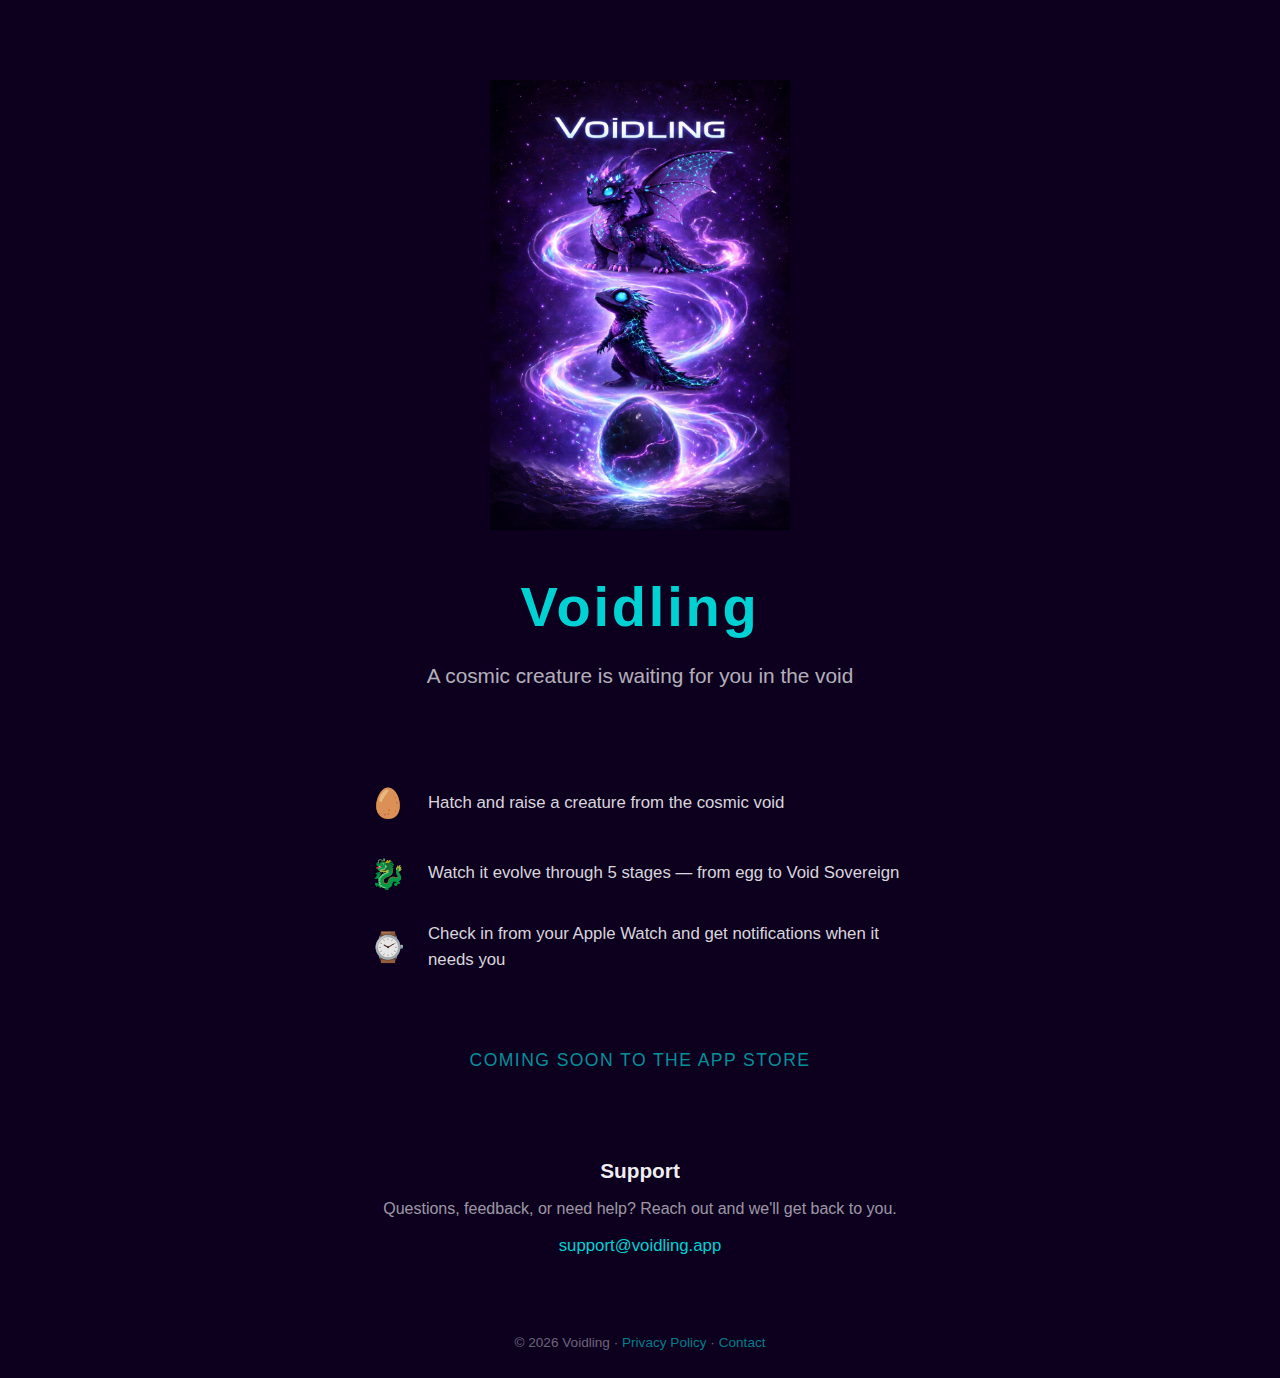
<file: index.html>
<!DOCTYPE html>
<html lang="en">
<head>
    <meta charset="UTF-8">
    <meta name="viewport" content="width=device-width, initial-scale=1.0">
    <title>Voidling — Raise a Cosmic Creature</title>
    <meta name="description" content="Hatch, raise, and evolve a creature from the cosmic void. A real-time pet simulation for iOS and Apple Watch.">

    <!-- Open Graph -->
    <meta property="og:type" content="website">
    <meta property="og:title" content="Voidling — Raise a Cosmic Creature">
    <meta property="og:description" content="Hatch, raise, and evolve a creature from the cosmic void. A real-time pet simulation for iOS and Apple Watch.">
    <meta property="og:image" content="https://voidling.app/images/og-image.jpg">
    <meta property="og:url" content="https://voidling.app">

    <!-- Twitter Card -->
    <meta name="twitter:card" content="summary_large_image">
    <meta name="twitter:title" content="Voidling — Raise a Cosmic Creature">
    <meta name="twitter:description" content="Hatch, raise, and evolve a creature from the cosmic void.">
    <meta name="twitter:image" content="https://voidling.app/images/og-image.jpg">

    <!-- Favicon -->
    <link rel="icon" type="image/png" href="images/favicon.png">
    <link rel="apple-touch-icon" href="images/favicon.png">

    <!-- Styles -->
    <link rel="stylesheet" href="style.css">
</head>
<body>
    <main>
        <!-- Hero -->
        <section class="hero">
            <img src="images/hero.jpg" alt="Voidling creatures evolving through cosmic stages" class="hero-image">
            <h1>Voidling</h1>
            <p class="tagline">A cosmic creature is waiting for you in the void</p>
        </section>

        <!-- Features -->
        <section class="features">
            <div class="feature">
                <span class="feature-icon">🥚</span>
                <p>Hatch and raise a creature from the cosmic void</p>
            </div>
            <div class="feature">
                <span class="feature-icon">🐉</span>
                <p>Watch it evolve through 5 stages — from egg to Void Sovereign</p>
            </div>
            <div class="feature">
                <span class="feature-icon">⌚</span>
                <p>Check in from your Apple Watch and get notifications when it needs you</p>
            </div>
        </section>

        <!-- CTA -->
        <section class="cta">
            <p class="coming-soon">Coming Soon to the App Store</p>
            <!-- Uncomment when live:
            <a href="https://apps.apple.com/app/voidling/idXXXXXXXXXX" class="store-link">
                <img src="images/app-store-badge.svg" alt="Download on the App Store" class="store-badge">
            </a>
            -->
        </section>
    </main>

    <!-- Support -->
    <section class="support">
        <h2>Support</h2>
        <p>Questions, feedback, or need help? Reach out and we'll get back to you.</p>
        <a href="mailto:support@voidling.app" class="support-email">support@voidling.app</a>
    </section>

    <!-- Footer -->
    <footer>
        <p>&copy; 2026 Voidling &middot; <a href="privacy.html">Privacy Policy</a> &middot; <a href="mailto:support@voidling.app">Contact</a></p>
    </footer>
</body>
</html>
</file>
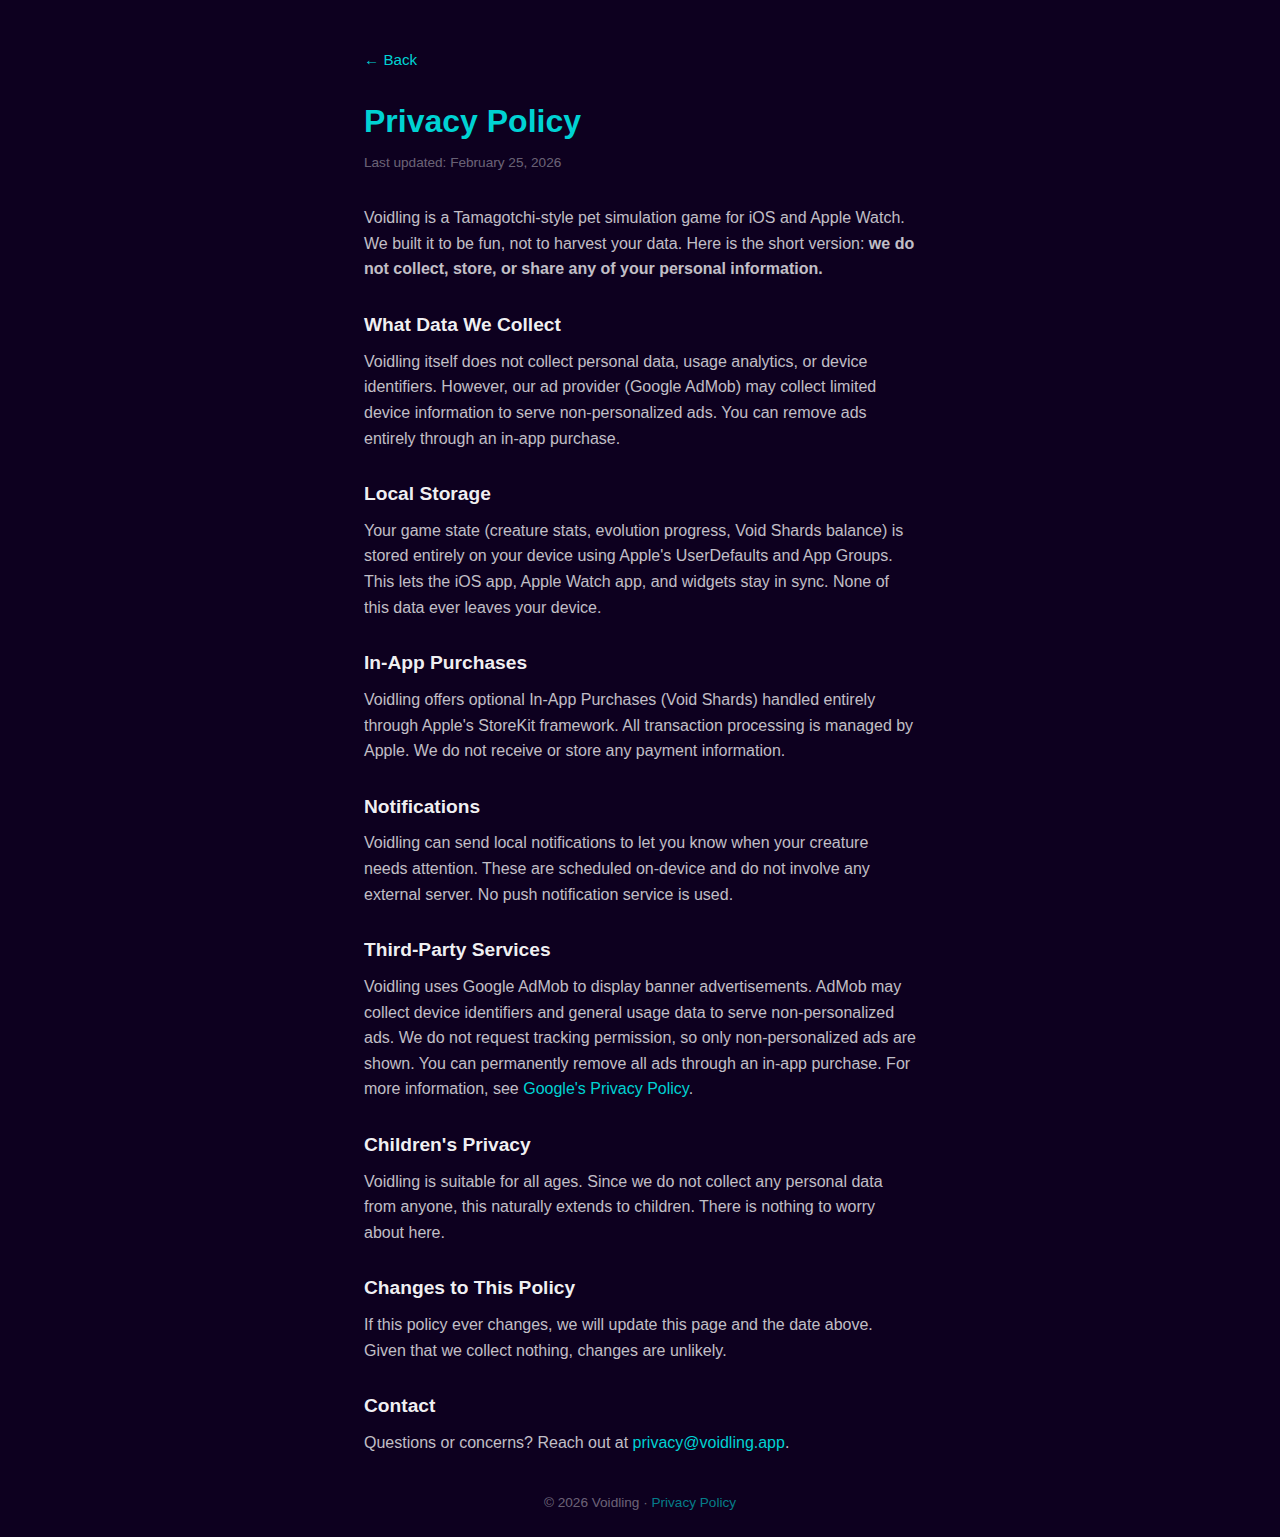
<file: privacy.html>
<!DOCTYPE html>
<html lang="en">
<head>
    <meta charset="UTF-8">
    <meta name="viewport" content="width=device-width, initial-scale=1.0">
    <title>Privacy Policy — Voidling</title>
    <meta name="description" content="Privacy policy for Voidling, a Tamagotchi-style iOS and Apple Watch game.">

    <!-- Open Graph -->
    <meta property="og:type" content="website">
    <meta property="og:title" content="Privacy Policy — Voidling">
    <meta property="og:description" content="Privacy policy for Voidling, a Tamagotchi-style iOS and Apple Watch game.">
    <meta property="og:url" content="https://voidling.app/privacy">

    <!-- Favicon -->
    <link rel="icon" type="image/png" href="images/favicon.png">
    <link rel="apple-touch-icon" href="images/favicon.png">

    <!-- Styles -->
    <link rel="stylesheet" href="style.css">
</head>
<body>
    <main>
        <article class="prose">
            <a href="/" class="back-link">&larr; Back</a>

            <h1>Privacy Policy</h1>
            <p class="last-updated">Last updated: February 25, 2026</p>

            <p>Voidling is a Tamagotchi-style pet simulation game for iOS and Apple Watch. We built it to be fun, not to harvest your data. Here is the short version: <strong>we do not collect, store, or share any of your personal information.</strong></p>

            <h2>What Data We Collect</h2>
            <p>Voidling itself does not collect personal data, usage analytics, or device identifiers. However, our ad provider (Google AdMob) may collect limited device information to serve non-personalized ads. You can remove ads entirely through an in-app purchase.</p>

            <h2>Local Storage</h2>
            <p>Your game state (creature stats, evolution progress, Void Shards balance) is stored entirely on your device using Apple's UserDefaults and App Groups. This lets the iOS app, Apple Watch app, and widgets stay in sync. None of this data ever leaves your device.</p>

            <h2>In-App Purchases</h2>
            <p>Voidling offers optional In-App Purchases (Void Shards) handled entirely through Apple's StoreKit framework. All transaction processing is managed by Apple. We do not receive or store any payment information.</p>

            <h2>Notifications</h2>
            <p>Voidling can send local notifications to let you know when your creature needs attention. These are scheduled on-device and do not involve any external server. No push notification service is used.</p>

            <h2>Third-Party Services</h2>
            <p>Voidling uses Google AdMob to display banner advertisements. AdMob may collect device identifiers and general usage data to serve non-personalized ads. We do not request tracking permission, so only non-personalized ads are shown. You can permanently remove all ads through an in-app purchase. For more information, see <a href="https://policies.google.com/privacy" rel="noopener">Google's Privacy Policy</a>.</p>

            <h2>Children's Privacy</h2>
            <p>Voidling is suitable for all ages. Since we do not collect any personal data from anyone, this naturally extends to children. There is nothing to worry about here.</p>

            <h2>Changes to This Policy</h2>
            <p>If this policy ever changes, we will update this page and the date above. Given that we collect nothing, changes are unlikely.</p>

            <h2>Contact</h2>
            <p>Questions or concerns? Reach out at <a href="mailto:privacy@voidling.app">privacy@voidling.app</a>.</p>
        </article>
    </main>

    <footer>
        <p>&copy; 2026 Voidling &middot; <a href="privacy.html">Privacy Policy</a></p>
    </footer>
</body>
</html>
</file>
<file: style.css>
/* Reset & Base */
*, *::before, *::after {
    margin: 0;
    padding: 0;
    box-sizing: border-box;
}

html {
    font-family: -apple-system, BlinkMacSystemFont, 'Segoe UI', Roboto, Helvetica, Arial, sans-serif;
    background: rgb(13, 0, 31);
    color: rgba(255, 255, 255, 0.9);
    line-height: 1.6;
}

body {
    min-height: 100vh;
    display: flex;
    flex-direction: column;
    align-items: center;
}

main {
    max-width: 600px;
    width: 100%;
    padding: 0 24px;
}

/* Hero */
.hero {
    text-align: center;
    padding: 48px 0 32px;
}

.hero-image {
    max-width: 100%;
    height: auto;
    max-height: 50vh;
    object-fit: contain;
    margin-bottom: 24px;
}

.hero h1 {
    font-size: 2.5rem;
    font-weight: 700;
    letter-spacing: 0.05em;
    color: rgb(0, 210, 211);
    margin-bottom: 8px;
}

.tagline {
    font-size: 1.15rem;
    color: rgba(255, 255, 255, 0.7);
    font-weight: 300;
}

/* Features */
.features {
    padding: 40px 0;
    display: flex;
    flex-direction: column;
    gap: 24px;
}

.feature {
    display: flex;
    align-items: center;
    gap: 16px;
}

.feature-icon {
    font-size: 1.8rem;
    flex-shrink: 0;
    width: 48px;
    text-align: center;
}

.feature p {
    font-size: 1.05rem;
    color: rgba(255, 255, 255, 0.85);
}

/* CTA */
.cta {
    text-align: center;
    padding: 32px 0 48px;
}

.store-link {
    display: inline-block;
    transition: opacity 0.2s ease;
}

.store-link:hover {
    opacity: 0.8;
}

.store-badge {
    height: 54px;
    width: auto;
}

.coming-soon {
    font-size: 1.1rem;
    color: rgba(0, 210, 211, 0.7);
    font-weight: 500;
    letter-spacing: 0.08em;
    text-transform: uppercase;
}

/* Support */
.support {
    text-align: center;
    padding: 32px 0 48px;
}

.support h2 {
    font-size: 1.3rem;
    font-weight: 600;
    color: rgba(255, 255, 255, 0.95);
    margin-bottom: 8px;
}

.support p {
    font-size: 1rem;
    color: rgba(255, 255, 255, 0.6);
    margin-bottom: 12px;
}

.support-email {
    color: rgb(0, 210, 211);
    text-decoration: none;
    font-size: 1.05rem;
    font-weight: 500;
}

.support-email:hover {
    text-decoration: underline;
}

/* Footer */
footer {
    margin-top: auto;
    padding: 24px;
    text-align: center;
    font-size: 0.85rem;
    color: rgba(255, 255, 255, 0.4);
    width: 100%;
}

footer a {
    color: rgba(0, 210, 211, 0.6);
    text-decoration: none;
}

footer a:hover {
    color: rgb(0, 210, 211);
}

/* Privacy / Prose */
.back-link {
    display: inline-block;
    color: rgba(0, 210, 211, 0.7);
    text-decoration: none;
    font-size: 0.95rem;
    margin-bottom: 24px;
    padding-top: 48px;
    transition: color 0.2s ease;
}

.back-link:hover {
    color: rgb(0, 210, 211);
}

.prose h1 {
    font-size: 2rem;
    font-weight: 700;
    color: rgb(0, 210, 211);
    margin-bottom: 4px;
}

.prose .last-updated {
    font-size: 0.85rem;
    color: rgba(255, 255, 255, 0.4);
    margin-bottom: 32px;
}

.prose h2 {
    font-size: 1.2rem;
    font-weight: 600;
    color: rgba(255, 255, 255, 0.95);
    margin-top: 28px;
    margin-bottom: 8px;
}

.prose p {
    font-size: 1rem;
    color: rgba(255, 255, 255, 0.75);
    margin-bottom: 12px;
}

.prose a {
    color: rgb(0, 210, 211);
    text-decoration: none;
}

.prose a:hover {
    text-decoration: underline;
}

/* Responsive */
@media (min-width: 768px) {
    .hero {
        padding: 80px 0 48px;
    }

    .hero h1 {
        font-size: 3.5rem;
    }

    .tagline {
        font-size: 1.3rem;
    }
}
</file>
